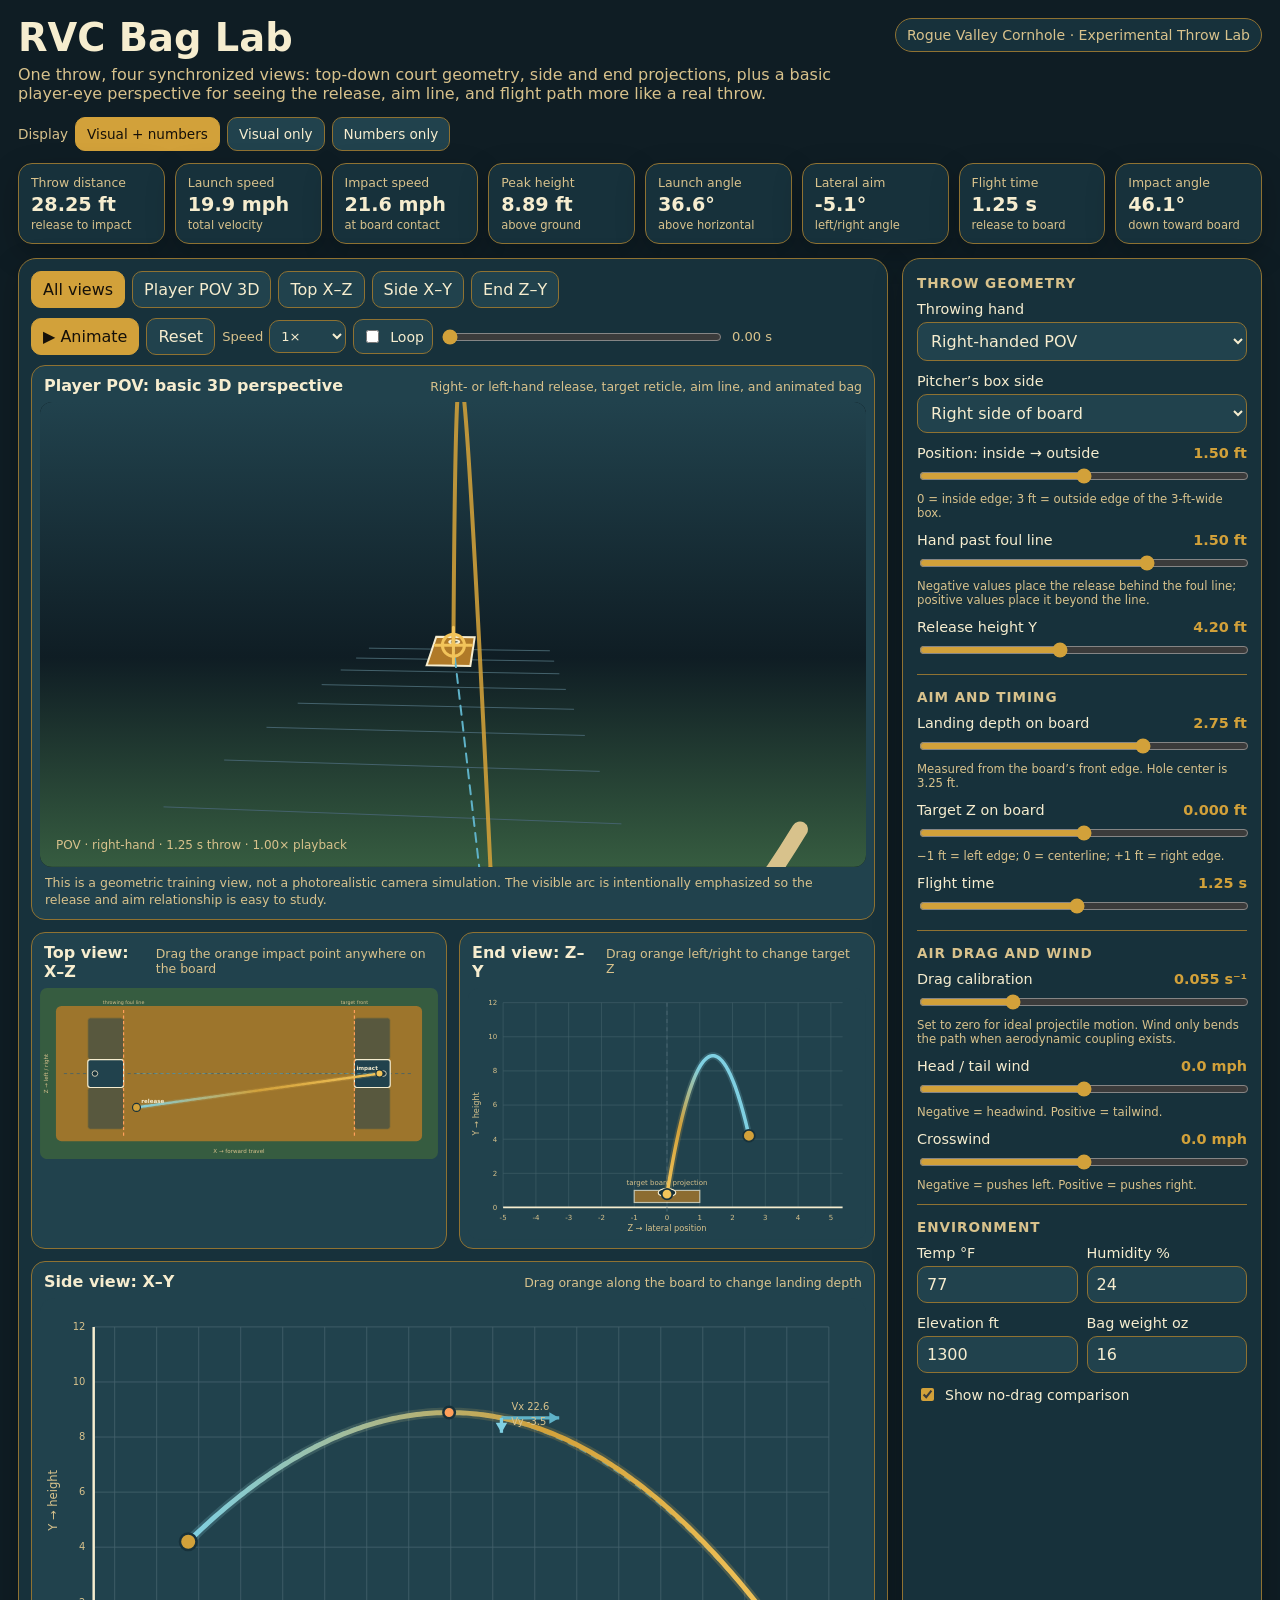
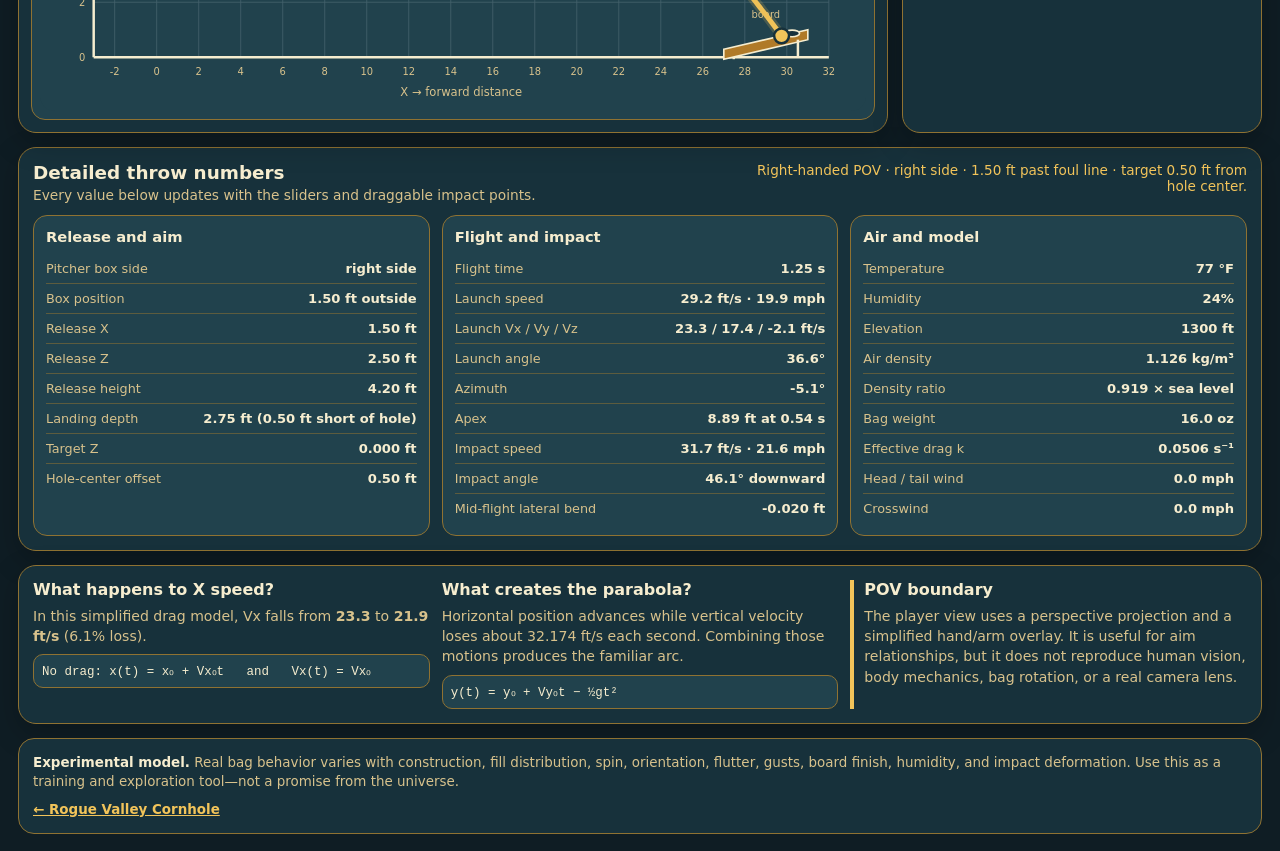
<file: bag-lab/index.html>
<!doctype html>
<html lang="en">
<head>
  <meta charset="utf-8">
  <meta name="viewport" content="width=device-width, initial-scale=1">
  <meta name="robots" content="noindex">
  <meta http-equiv="refresh" content="0; url=../../rvc_practice/calculator/">
  <title>Opening RVC Bag Lab…</title>
  <script>location.replace('../calculator/');</script>
</head>
<body style="font-family:system-ui;background:#0f1d24;color:#f6edcf;padding:2rem">
  <p>Opening <a href="../calculator/" style="color:#f2c45a">RVC Bag Lab</a>…</p>
</body>
</html>
</file>
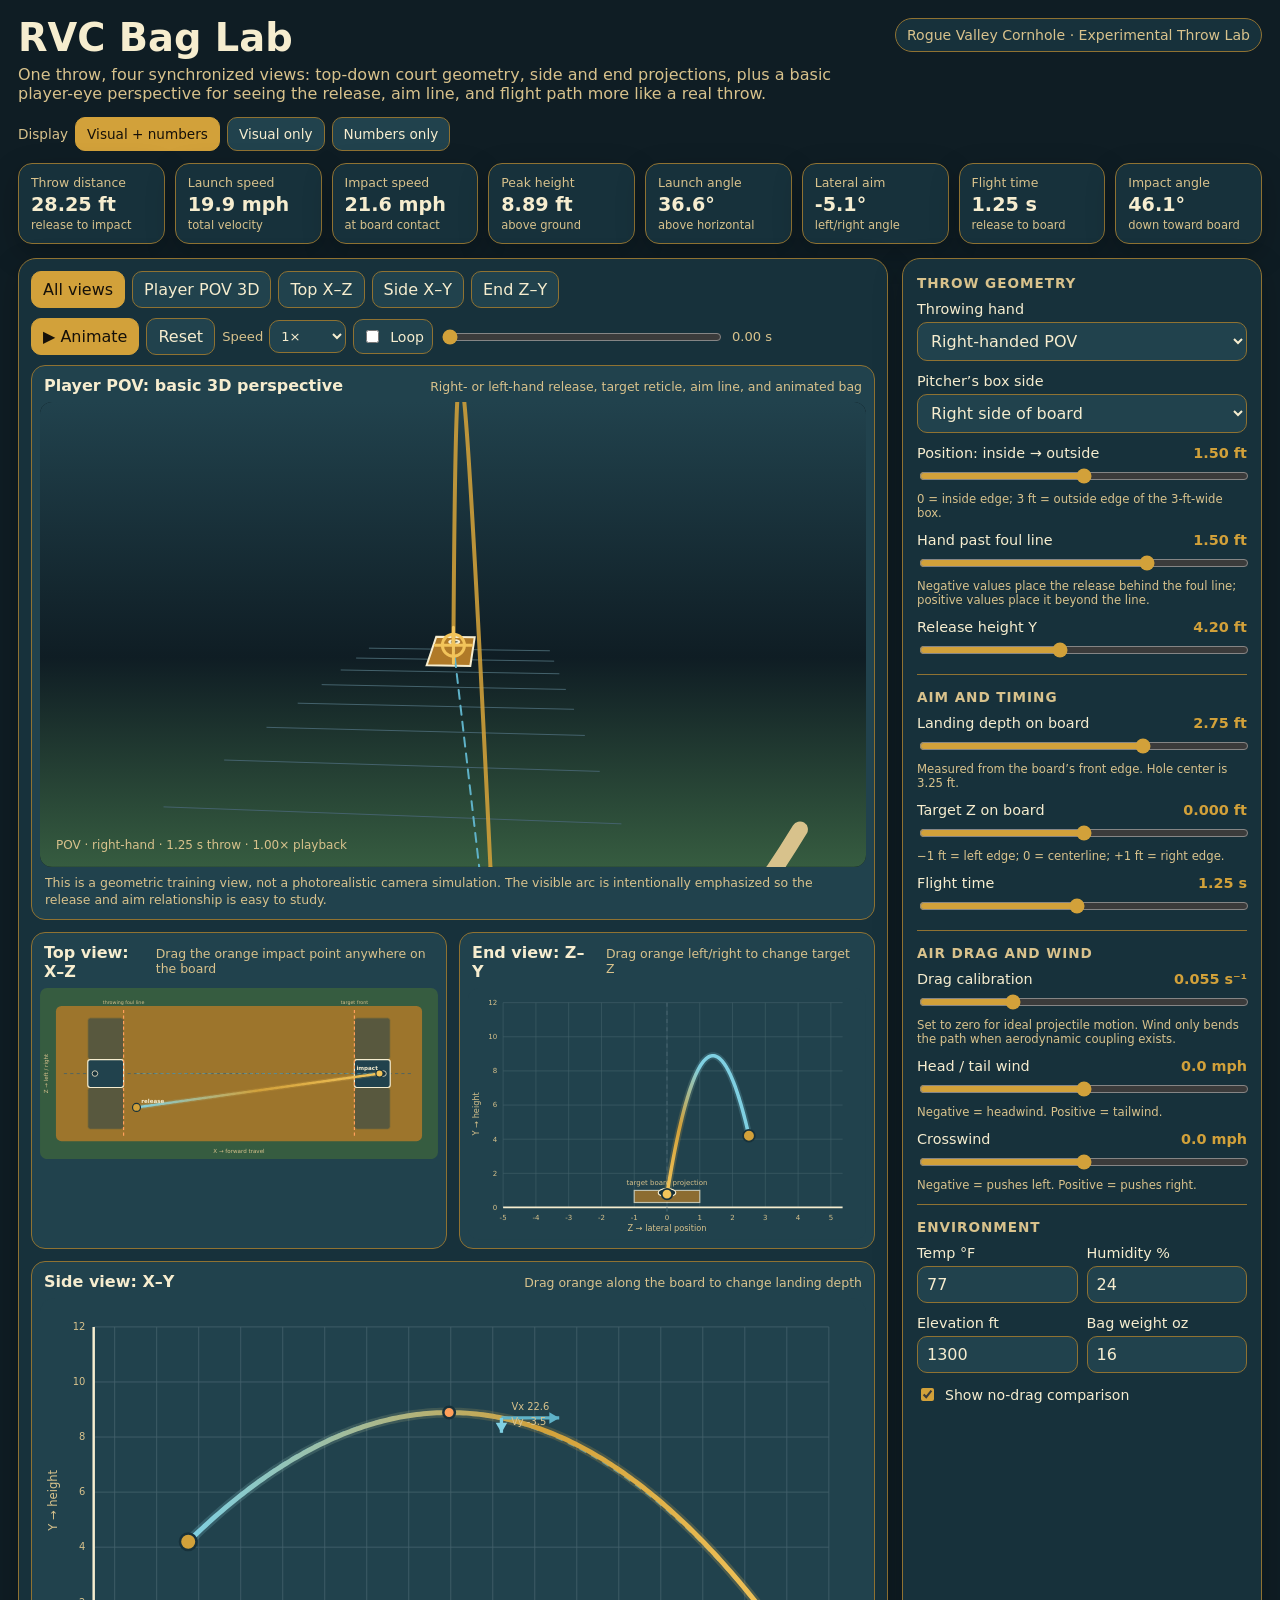
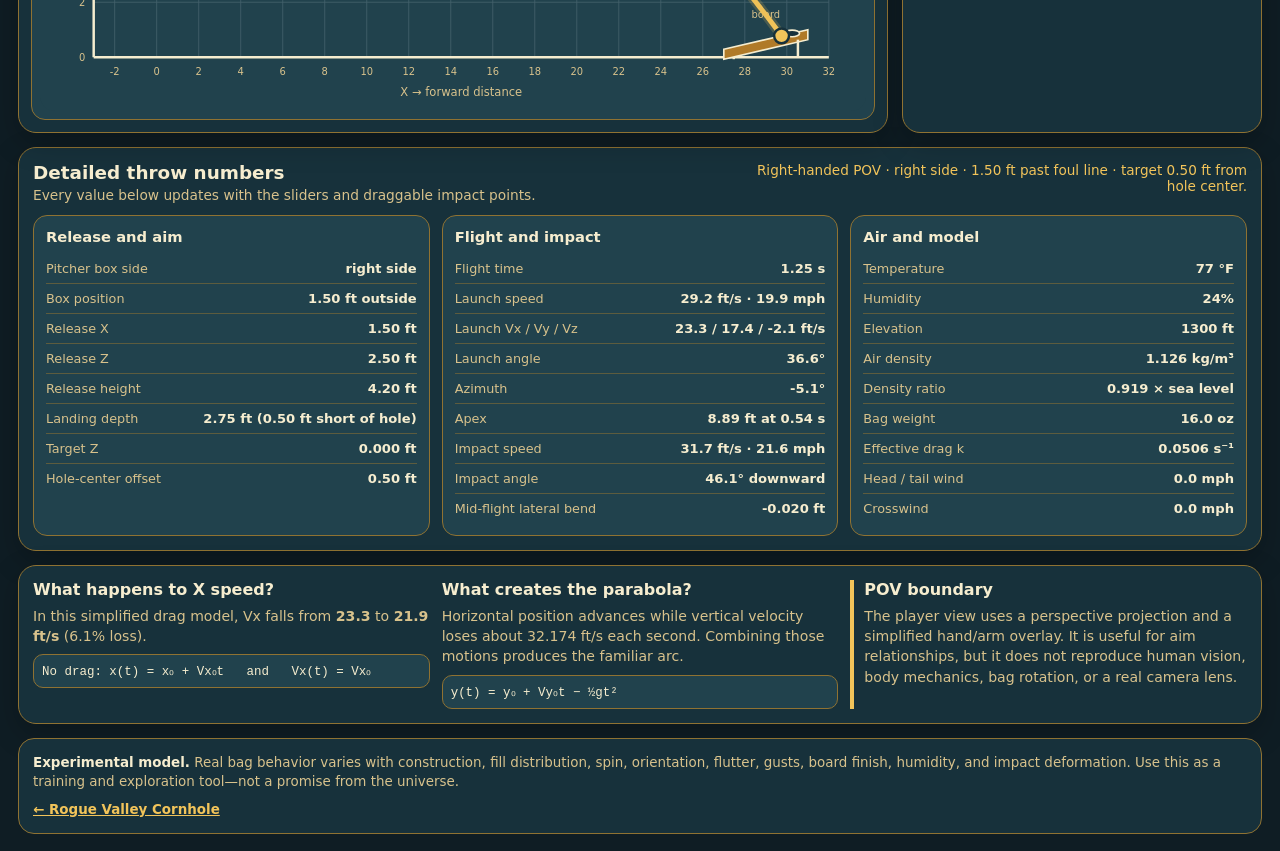
<file: calculator/index.html>
<!doctype html>
<html lang="en">
<head>
  <meta charset="utf-8">
  <meta name="viewport" content="width=device-width,initial-scale=1">
  <meta name="description" content="Interactive cornhole throw physics calculator from Rogue Valley Cornhole. Explore release position, trajectory, wind, speed, and landing geometry.">
  <meta name="theme-color" content="#17313b">
  <title>RVC Bag Lab | Rogue Valley Cornhole</title>
  <link rel="stylesheet" href="styles.css">
</head>
<body>
<main id="app" class="app" data-display-mode="both">
  <header class="hero">
    <div>
      <h1>RVC Bag Lab</h1>
      <p class="subtitle">One throw, four synchronized views: top-down court geometry, side and end projections, plus a basic player-eye perspective for seeing the release, aim line, and flight path more like a real throw.</p>
    </div>
    <div class="badge">Rogue Valley Cornhole · Experimental Throw Lab</div>
  </header>

  <div class="display-switch" aria-label="Display preference">
    <span>Display</span>
    <button class="mode-button active" data-mode="both" type="button">Visual + numbers</button>
    <button class="mode-button" data-mode="visual" type="button">Visual only</button>
    <button class="mode-button" data-mode="numbers" type="button">Numbers only</button>
  </div>

  <section class="metrics" aria-label="Calculated throw metrics">
    <article class="metric"><div class="metric-label">Throw distance</div><div class="metric-value" id="metricX">28.25 ft</div><div class="metric-note">release to impact</div></article>
    <article class="metric"><div class="metric-label">Launch speed</div><div class="metric-value" id="metricLaunchSpeed">0.0 mph</div><div class="metric-note">total velocity</div></article>
    <article class="metric"><div class="metric-label">Impact speed</div><div class="metric-value" id="metricImpactSpeed">0.0 mph</div><div class="metric-note">at board contact</div></article>
    <article class="metric"><div class="metric-label">Peak height</div><div class="metric-value" id="metricPeak">7.0 ft</div><div class="metric-note">above ground</div></article>
    <article class="metric"><div class="metric-label">Launch angle</div><div class="metric-value" id="metricLaunch">34.0°</div><div class="metric-note">above horizontal</div></article>
    <article class="metric"><div class="metric-label">Lateral aim</div><div class="metric-value" id="metricAzimuth">0.0°</div><div class="metric-note">left/right angle</div></article>
    <article class="metric"><div class="metric-label">Flight time</div><div class="metric-value" id="metricTime">1.25 s</div><div class="metric-note">release to board</div></article>
    <article class="metric"><div class="metric-label">Impact angle</div><div class="metric-value" id="metricImpactAngle">0.0°</div><div class="metric-note">down toward board</div></article>
  </section>

  <div class="layout">
    <section class="workspace">
      <div class="toolbar">
        <div class="view-buttons">
          <button class="view-button active" data-view="all" type="button">All views</button>
          <button class="view-button" data-view="pov" type="button">Player POV 3D</button>
          <button class="view-button" data-view="top" type="button">Top X–Z</button>
          <button class="view-button" data-view="side" type="button">Side X–Y</button>
          <button class="view-button" data-view="end" type="button">End Z–Y</button>
        </div>
        <div class="play-controls">
          <button id="playButton" class="action-button primary" type="button">▶ Animate</button>
          <button id="resetButton" class="action-button" type="button">Reset</button>
          <label class="compact-control">Speed
            <select id="playbackSpeed">
              <option value="0.25">0.25×</option>
              <option value="0.5">0.5×</option>
              <option value="0.75">0.75×</option>
              <option value="1" selected>1×</option>
              <option value="1.5">1.5×</option>
              <option value="2">2×</option>
            </select>
          </label>
          <label class="switch-row compact"><input id="loopPlayback" type="checkbox"><span>Loop</span></label>
          <div class="scrubber-wrap"><input id="timeScrubber" type="range" min="0" max="1" step="0.001" value="0"><span id="timeReadout">0.00 s</span></div>
        </div>
      </div>

      <div id="views" class="views">
        <article class="view pov selected" data-panel="pov">
          <div class="view-head"><div class="view-title">Player POV: basic 3D perspective</div><div class="view-desc">Right- or left-hand release, target reticle, aim line, and animated bag</div></div>
          <canvas id="povCanvas" width="1100" height="650" aria-label="Player point-of-view rendering of the cornhole throw"></canvas>
          <div class="view-foot">This is a geometric training view, not a photorealistic camera simulation. The visible arc is intentionally emphasized so the release and aim relationship is easy to study.</div>
        </article>

        <article class="view top selected" data-panel="top">
          <div class="view-head"><div class="view-title">Top view: X–Z</div><div class="view-desc">Drag the orange impact point anywhere on the board</div></div>
          <svg id="topSvg" viewBox="0 0 1000 430">
            <defs><linearGradient id="topGrad" gradientUnits="userSpaceOnUse"><stop offset="0%" stop-color="var(--accent-4)"/><stop offset="50%" stop-color="var(--accent)"/><stop offset="100%" stop-color="var(--accent-3)"/></linearGradient></defs>
            <rect width="1000" height="430" rx="18" fill="var(--grass)"/><rect x="40" y="45" width="920" height="340" rx="14" fill="var(--court)" opacity=".85"/><line x1="60" y1="215" x2="940" y2="215" stroke="var(--grid)" stroke-width="2" stroke-dasharray="8 8"/><g id="topBoxes"></g><g id="topBoards"></g><g id="topGrid"></g>
            <path id="topPathGlow" fill="none" stroke="url(#topGrad)" stroke-width="12" opacity=".20" stroke-linecap="round"/><path id="topPath" fill="none" stroke="url(#topGrad)" stroke-width="6" stroke-linecap="round"/><path id="topCenterReference" fill="none" stroke="var(--accent-2)" stroke-width="2" stroke-dasharray="8 7" opacity=".65"/>
            <circle id="topRelease" r="8" fill="var(--accent-4)" stroke="var(--panel)" stroke-width="3"/><circle id="topImpactHit" class="impact-hit" r="24" fill="transparent"/><circle id="topImpact" class="impact-point" r="9" fill="var(--accent-3)" stroke="var(--panel)" stroke-width="3"/><circle id="topBag" r="10" fill="var(--accent)" stroke="var(--panel)" stroke-width="3"/><text id="topReleaseText" class="main-label">release</text><text id="topImpactText" class="main-label">impact</text><text x="500" y="414" text-anchor="middle" class="axis-label">X → forward travel</text><text x="20" y="215" text-anchor="middle" class="axis-label" transform="rotate(-90 20 215)">Z → left / right</text>
          </svg>
        </article>

        <article class="view end selected" data-panel="end">
          <div class="view-head"><div class="view-title">End view: Z–Y</div><div class="view-desc">Drag orange left/right to change target Z</div></div>
          <svg id="endSvg" viewBox="0 0 680 430"><defs><linearGradient id="endGrad" gradientUnits="userSpaceOnUse"><stop offset="0%" stop-color="var(--accent-4)"/><stop offset="50%" stop-color="var(--accent)"/><stop offset="100%" stop-color="var(--accent-3)"/></linearGradient></defs><rect width="680" height="430" rx="18" fill="var(--panel-2)"/><g id="endGrid"></g><line x1="60" y1="375" x2="640" y2="375" stroke="var(--text)" stroke-width="3"/><line x1="340" y1="25" x2="340" y2="390" stroke="var(--grid)" stroke-width="2" stroke-dasharray="7 7"/><g id="endBoard"></g><path id="endPathGlow" fill="none" stroke="url(#endGrad)" stroke-width="12" opacity=".20" stroke-linecap="round"/><path id="endPath" fill="none" stroke="url(#endGrad)" stroke-width="6" stroke-linecap="round"/><circle id="endRelease" r="8" fill="var(--accent-4)" stroke="var(--panel)" stroke-width="3"/><circle id="endImpactHit" class="impact-hit" r="24" fill="transparent"/><circle id="endImpact" class="impact-point" r="9" fill="var(--accent-3)" stroke="var(--panel)" stroke-width="3"/><circle id="endBag" r="10" fill="var(--accent)" stroke="var(--panel)" stroke-width="3"/><text x="340" y="415" text-anchor="middle" class="axis-label">Z → lateral position</text><text x="18" y="215" text-anchor="middle" class="axis-label" transform="rotate(-90 18 215)">Y → height</text></svg>
        </article>

        <article class="view side selected" data-panel="side">
          <div class="view-head"><div class="view-title">Side view: X–Y</div><div class="view-desc">Drag orange along the board to change landing depth</div></div>
          <svg id="sideSvg" viewBox="0 0 1000 500"><defs><linearGradient id="sideGrad" gradientUnits="userSpaceOnUse"><stop offset="0%" stop-color="var(--accent-4)"/><stop offset="55%" stop-color="var(--accent)"/><stop offset="100%" stop-color="var(--accent-3)"/></linearGradient></defs><rect width="1000" height="500" rx="18" fill="var(--panel-2)"/><g id="sideGrid"></g><line x1="65" y1="435" x2="955" y2="435" stroke="var(--text)" stroke-width="3"/><line x1="65" y1="435" x2="65" y2="35" stroke="var(--text)" stroke-width="3"/><g id="sideBoard"></g><path id="sideIdealPath" fill="none" stroke="var(--accent-2)" stroke-width="3" stroke-dasharray="9 7" opacity=".75"/><path id="sidePathGlow" fill="none" stroke="url(#sideGrad)" stroke-width="12" opacity=".20" stroke-linecap="round"/><path id="sidePath" fill="none" stroke="url(#sideGrad)" stroke-width="6" stroke-linecap="round"/><circle id="sideRelease" r="8" fill="var(--accent-4)" stroke="var(--panel)" stroke-width="3"/><circle id="sideImpactHit" class="impact-hit" r="24" fill="transparent"/><circle id="sideImpact" class="impact-point" r="9" fill="var(--accent-3)" stroke="var(--panel)" stroke-width="3"/><circle id="sideApex" r="7" fill="var(--danger)" stroke="var(--panel)" stroke-width="3"/><circle id="sideBag" r="10" fill="var(--accent)" stroke="var(--panel)" stroke-width="3"/><g id="velocityArrows"></g><text x="510" y="482" text-anchor="middle" class="axis-label">X → forward distance</text><text x="20" y="245" text-anchor="middle" class="axis-label" transform="rotate(-90 20 245)">Y → height</text></svg>
        </article>
      </div>
    </section>

    <aside class="controls">
      <section><div class="section-title">Throw geometry</div>
        <div class="control-row"><label class="control-label" for="throwHand"><span>Throwing hand</span></label><select id="throwHand"><option value="right" selected>Right-handed POV</option><option value="left">Left-handed POV</option></select></div>
        <div class="control-row"><label class="control-label" for="throwSide"><span>Pitcher’s box side</span></label><select id="throwSide"><option value="1">Right side of board</option><option value="-1">Left side of board</option></select></div>
        <div class="control-row"><label class="control-label" for="boxPosition"><span>Position: inside → outside</span><span id="boxPositionValue" class="control-value">1.50 ft</span></label><input id="boxPosition" type="range" min="0" max="3" step="0.05" value="1.5"><div class="hint">0 = inside edge; 3 ft = outside edge of the 3-ft-wide box.</div></div>
        <div class="control-row"><label class="control-label" for="handReach"><span>Hand past foul line</span><span id="handReachValue" class="control-value">1.50 ft</span></label><input id="handReach" type="range" min="-2" max="3" step="0.05" value="1.5"><div class="hint">Negative values place the release behind the foul line; positive values place it beyond the line.</div></div>
        <div class="control-row"><label class="control-label" for="releaseHeight"><span>Release height Y</span><span id="releaseHeightValue" class="control-value">4.20 ft</span></label><input id="releaseHeight" type="range" min="2.5" max="6.5" step="0.05" value="4.2"></div>
      </section>

      <section class="control-group"><div class="section-title">Aim and timing</div>
        <div class="control-row"><label class="control-label" for="targetDepth"><span>Landing depth on board</span><span id="targetDepthValue" class="control-value">2.75 ft</span></label><input id="targetDepth" type="range" min="0" max="4" step="0.05" value="2.75"><div class="hint">Measured from the board’s front edge. Hole center is 3.25 ft.</div></div>
        <div class="control-row"><label class="control-label" for="targetZ"><span>Target Z on board</span><span id="targetZValue" class="control-value">0.00 ft</span></label><input id="targetZ" type="range" min="-1" max="1" step="0.025" value="0"><div class="hint">−1 ft = left edge; 0 = centerline; +1 ft = right edge.</div></div>
        <div class="control-row"><label class="control-label" for="flightTime"><span>Flight time</span><span id="flightTimeValue" class="control-value">1.25 s</span></label><input id="flightTime" type="range" min="0.75" max="1.8" step="0.01" value="1.25"></div>
      </section>

      <section class="control-group"><div class="section-title">Air drag and wind</div>
        <div class="control-row"><label class="control-label" for="dragCalibration"><span>Drag calibration</span><span id="dragCalibrationValue" class="control-value">0.055 s⁻¹</span></label><input id="dragCalibration" type="range" min="0" max="0.20" step="0.0025" value="0.055"><div class="hint">Set to zero for ideal projectile motion. Wind only bends the path when aerodynamic coupling exists.</div></div>
        <div class="control-row"><label class="control-label" for="headWind"><span>Head / tail wind</span><span id="headWindValue" class="control-value">0.0 mph</span></label><input id="headWind" type="range" min="-20" max="20" step="0.5" value="0"><div class="hint">Negative = headwind. Positive = tailwind.</div></div>
        <div class="control-row"><label class="control-label" for="crossWind"><span>Crosswind</span><span id="crossWindValue" class="control-value">0.0 mph</span></label><input id="crossWind" type="range" min="-20" max="20" step="0.5" value="0"><div class="hint">Negative = pushes left. Positive = pushes right.</div></div>
      </section>

      <section class="control-group"><div class="section-title">Environment</div>
        <div class="two-col"><div class="control-row"><label class="control-label" for="temperature"><span>Temp °F</span></label><input id="temperature" type="number" min="-20" max="120" step="1" value="77"></div><div class="control-row"><label class="control-label" for="humidity"><span>Humidity %</span></label><input id="humidity" type="number" min="0" max="100" step="1" value="24"></div></div>
        <div class="two-col"><div class="control-row"><label class="control-label" for="elevation"><span>Elevation ft</span></label><input id="elevation" type="number" min="-1000" max="12000" step="50" value="1300"></div><div class="control-row"><label class="control-label" for="bagWeight"><span>Bag weight oz</span></label><input id="bagWeight" type="number" min="14" max="16.5" step="0.1" value="16"></div></div>
        <label class="switch-row"><input id="showIdeal" type="checkbox" checked><span>Show no-drag comparison</span></label>
      </section>
    </aside>
  </div>

  <section class="stats-panel" aria-label="Detailed numeric throw statistics">
    <div class="stats-head"><div><h2>Detailed throw numbers</h2><p>Every value below updates with the sliders and draggable impact points.</p></div><div id="setupSummary" class="setup-summary"></div></div>
    <div class="stats-grid">
      <article class="stats-group"><h3>Release and aim</h3><dl id="releaseStats" class="stat-list"></dl></article>
      <article class="stats-group"><h3>Flight and impact</h3><dl id="flightStats" class="stat-list"></dl></article>
      <article class="stats-group"><h3>Air and model</h3><dl id="environmentStats" class="stat-list"></dl></article>
    </div>
  </section>

  <section class="info"><div class="info-grid"><div><h2>What happens to X speed?</h2><p id="xExplanation">In ideal projectile motion, gravity does not act along X, so Vx stays constant.</p><div class="equation">No drag: x(t) = x₀ + Vx₀t &nbsp; and &nbsp; Vx(t) = Vx₀</div></div><div><h2>What creates the parabola?</h2><p>Horizontal position advances while vertical velocity loses about 32.174 ft/s each second. Combining those motions produces the familiar arc.</p><div class="equation">y(t) = y₀ + Vy₀t − ½gt²</div></div><div class="warning"><h2>POV boundary</h2><p>The player view uses a perspective projection and a simplified hand/arm overlay. It is useful for aim relationships, but it does not reproduce human vision, body mechanics, bag rotation, or a real camera lens.</p></div></div></section>

  <footer><strong>Experimental model.</strong> Real bag behavior varies with construction, fill distribution, spin, orientation, flutter, gusts, board finish, humidity, and impact deformation. Use this as a training and exploration tool—not a promise from the universe.<div><a href="https://www.roguevalleycornhole.com/">← Rogue Valley Cornhole</a></div></footer>
</main>
<script src="app.js"></script>
</body>
</html>
</file>
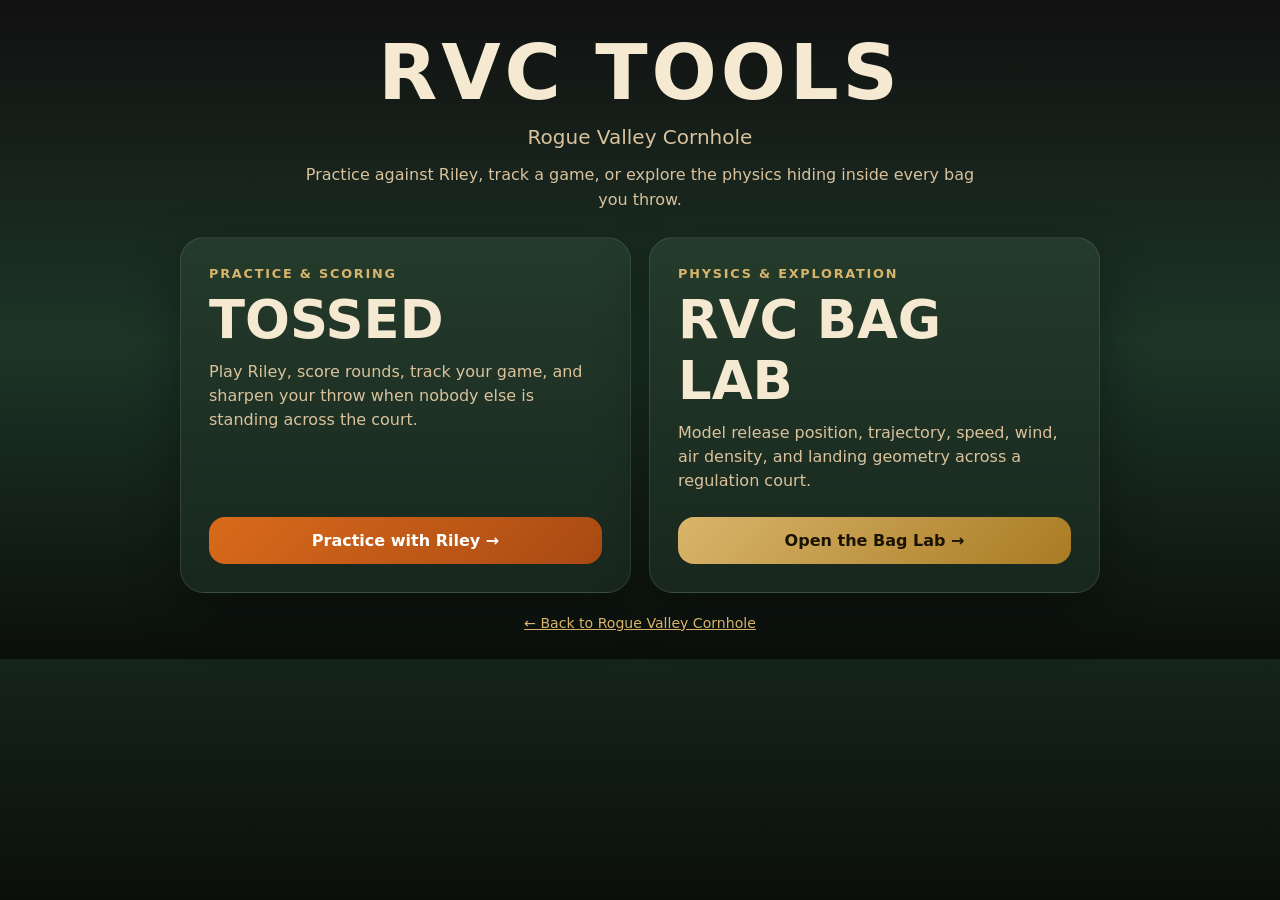
<file: tools/index.html>
<!doctype html>
<html lang="en">
<head>
  <meta charset="utf-8">
  <meta name="viewport" content="width=device-width, initial-scale=1">
  <meta name="description" content="Rogue Valley Cornhole digital tools: Tossed practice scoring and the RVC Bag Lab physics calculator.">
  <meta name="theme-color" content="#1d3527">
  <title>RVC Tools | Rogue Valley Cornhole</title>
  <style>
    :root{--orange:#D96A1B;--orange-dark:#A94A13;--forest:#31513A;--forest-dark:#1D3527;--ink:#F5E9D2;--muted:#D9C29C;--gold:#D9B56B;--card:#243B2B;--bg:#0B0F0C}
    *{box-sizing:border-box}html,body{margin:0;min-height:100%;font-family:system-ui,-apple-system,Segoe UI,Roboto,Arial,sans-serif;background:linear-gradient(180deg,#111 0%,var(--forest-dark) 52%,var(--bg) 100%);color:var(--ink)}
    body{display:grid;place-items:center;padding:28px 16px}.wrap{width:min(100%,920px)}
    header{text-align:center;margin-bottom:24px}h1{margin:0;font-size:clamp(2.2rem,7vw,4.8rem);letter-spacing:.05em}.tag{color:var(--muted);font-size:clamp(1rem,2vw,1.25rem);margin-top:8px}.intro{max-width:680px;margin:14px auto 0;color:var(--muted);line-height:1.55}
    .grid{display:grid;grid-template-columns:repeat(2,minmax(0,1fr));gap:18px}.card{display:flex;flex-direction:column;min-height:310px;padding:28px;border:1px solid rgba(255,255,255,.1);border-radius:24px;background:linear-gradient(180deg,var(--card),#18271E);box-shadow:0 18px 50px rgba(0,0,0,.35);text-decoration:none;color:var(--ink);transition:transform .16s ease,border-color .16s ease}.card:hover{transform:translateY(-4px);border-color:var(--gold)}
    .eyebrow{font-size:.8rem;text-transform:uppercase;letter-spacing:.14em;color:var(--gold);font-weight:800}.card h2{font-size:clamp(2rem,5vw,3.3rem);margin:8px 0 10px}.card p{color:var(--muted);line-height:1.5;margin:0 0 24px}.button{margin-top:auto;display:inline-flex;align-items:center;justify-content:center;border-radius:16px;padding:14px 18px;font-weight:900;background:linear-gradient(135deg,var(--orange),var(--orange-dark));color:#fff}.baglab .button{background:linear-gradient(135deg,var(--gold),#a97b23);color:#1a1302}
    footer{text-align:center;margin-top:22px;color:var(--muted);font-size:.88rem}footer a{color:var(--gold)}
    @media(max-width:680px){.grid{grid-template-columns:1fr}.card{min-height:260px}}
  </style>
</head>
<body>
  <main class="wrap">
    <header>
      <h1>RVC TOOLS</h1>
      <div class="tag">Rogue Valley Cornhole</div>
      <p class="intro">Practice against Riley, track a game, or explore the physics hiding inside every bag you throw.</p>
    </header>
    <section class="grid" aria-label="Rogue Valley Cornhole tools">
      <a class="card" href="../">
        <div class="eyebrow">Practice & scoring</div>
        <h2>TOSSED</h2>
        <p>Play Riley, score rounds, track your game, and sharpen your throw when nobody else is standing across the court.</p>
        <span class="button">Practice with Riley →</span>
      </a>
      <a class="card baglab" href="../calculator/">
        <div class="eyebrow">Physics & exploration</div>
        <h2>RVC BAG LAB</h2>
        <p>Model release position, trajectory, speed, wind, air density, and landing geometry across a regulation court.</p>
        <span class="button">Open the Bag Lab →</span>
      </a>
    </section>
    <footer><a href="https://www.roguevalleycornhole.com/">← Back to Rogue Valley Cornhole</a></footer>
  </main>
</body>
</html>
</file>
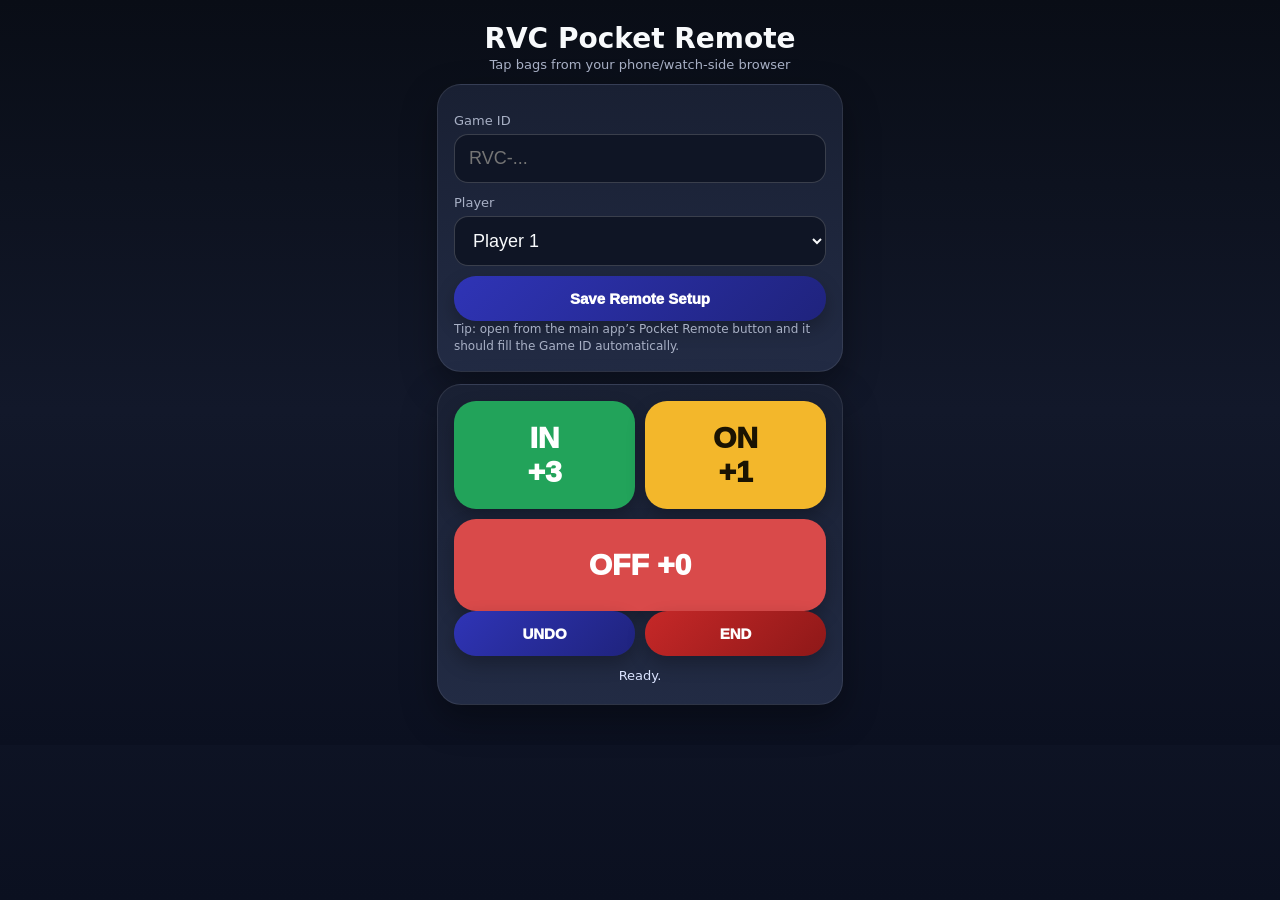
<file: remote.html>
<!doctype html>
<html lang="en">
<head>
<meta charset="utf-8" />
<meta name="viewport" content="width=device-width, initial-scale=1, viewport-fit=cover" />
<meta name="theme-color" content="#111827" />
<title>RVC Pocket Remote</title>
<style>
  :root {
    --red:#c62828; --blue:#2f34b6; --navy:#111827; --ink:#f8fafc; --muted:#a8b0c5;
    --card:#192033; --card2:#222b44; --gold:#f3b72b; --green:#22a35a; --bad:#d94a4a;
  }
  *{box-sizing:border-box;-webkit-tap-highlight-color:transparent}
  html,body{margin:0;min-height:100%;font-family:system-ui,-apple-system,Segoe UI,Roboto,Arial,sans-serif;background:linear-gradient(180deg,#090d16,#12182a 55%,#0b1020);color:var(--ink)}
  .app{width:min(100%,430px);margin:0 auto;padding:14px 12px 28px}
  h1{font-size:28px;margin:8px 0 2px;text-align:center}
  .tag{color:var(--muted);text-align:center;font-size:13px;margin-bottom:12px}
  .card{background:linear-gradient(180deg,var(--card),var(--card2));border:1px solid rgba(255,255,255,.09);border-radius:24px;padding:16px;margin:12px 0;box-shadow:0 14px 35px rgba(0,0,0,.35)}
  label{display:block;color:var(--muted);font-size:13px;margin:12px 0 6px}
  input,select{width:100%;font-size:18px;color:var(--ink);background:#0f1525;border:1px solid rgba(255,255,255,.18);border-radius:14px;padding:13px 14px;outline:none}
  button{width:100%;border:0;border-radius:22px;padding:20px 12px;font-weight:950;font-size:24px;color:white;background:#4b5563;box-shadow:0 8px 18px rgba(0,0,0,.25);cursor:pointer;margin-top:10px}
  button:active{transform:translateY(1px)}
  .green{background:var(--green)}
  .gold{background:var(--gold);color:#1a1302}
  .bad{background:var(--bad)}
  .blue{background:linear-gradient(135deg,var(--blue),#1f237d)}
  .red{background:linear-gradient(135deg,var(--red),#8e1818)}
  .grid{display:grid;grid-template-columns:1fr 1fr;gap:10px}
  .grid button{margin:0}
  .big{font-size:30px;min-height:92px}
  .small{font-size:15px;padding:14px}
  .status{font-size:13px;color:#dbe4ff;margin-top:12px;min-height:20px;text-align:center}
  .tiny{font-size:12px;color:var(--muted);line-height:1.4}
</style>
</head>
<body>
<div class="app">
  <h1>RVC Pocket Remote</h1>
  <div class="tag">Tap bags from your phone/watch-side browser</div>

  <div class="card">
    <label>Game ID</label>
    <input id="gameId" placeholder="RVC-..." />

    <label>Player</label>
    <select id="player">
      <option value="P1">Player 1</option>
      <option value="P2">Player 2</option>
    </select>

    <button class="blue small" onclick="saveSetup()">Save Remote Setup</button>
    <div class="tiny">Tip: open from the main app’s Pocket Remote button and it should fill the Game ID automatically.</div>
  </div>

  <div class="card">
    <div class="grid">
      <button class="green big" onclick="sendCmd('IN')">IN<br>+3</button>
      <button class="gold big" onclick="sendCmd('ON')">ON<br>+1</button>
    </div>
    <button class="bad big" onclick="sendCmd('OFF')">OFF +0</button>
    <div class="grid">
      <button class="blue small" onclick="sendCmd('UNDO')">UNDO</button>
      <button class="red small" onclick="sendCmd('END')">END</button>
    </div>
    <div class="status" id="status">Ready.</div>
  </div>
</div>

<script>
const SCRIPT_URL = "https://script.google.com/macros/s/AKfycbwYE1RikwxPWIkJSMCuCvVzs5oCe2mAiCZJkUqOPGz2Ydy7qqF8oInfzNHtlzr8weLrwg/exec";
const STORE_KEY = "rvcPocketRemote.v1";

function getParams(){
  const p = new URLSearchParams(location.search);
  return {
    gameId: p.get("gameId") || "",
    player: p.get("player") || ""
  };
}

function loadSetup(){
  let saved = {};
  try { saved = JSON.parse(localStorage.getItem(STORE_KEY) || "{}"); } catch(e) {}
  const params = getParams();
  document.getElementById("gameId").value = params.gameId || saved.gameId || "";
  document.getElementById("player").value = params.player || saved.player || "P1";
}

function saveSetup(){
  localStorage.setItem(STORE_KEY, JSON.stringify({
    gameId: document.getElementById("gameId").value.trim(),
    player: document.getElementById("player").value
  }));
  setStatus("Saved.");
}

function setStatus(msg){
  document.getElementById("status").textContent = msg;
}

async function sendCmd(cmd){
  const gameId = document.getElementById("gameId").value.trim();
  const player = document.getElementById("player").value;
  if(!gameId){
    setStatus("Enter a Game ID first.");
    return;
  }
  saveSetup();
  const url = `${SCRIPT_URL}?gameId=${encodeURIComponent(gameId)}&player=${encodeURIComponent(player)}&cmd=${encodeURIComponent(cmd)}`;
  setStatus(`Sending ${cmd}...`);
  try {
    await fetch(url, { method:"GET", mode:"no-cors" });
    setStatus(`Sent ${cmd} at ${new Date().toLocaleTimeString([], {hour:'numeric', minute:'2-digit', second:'2-digit'})}`);
  } catch(e) {
    setStatus("Send failed. Try again.");
  }
}

loadSetup();
</script>
</body>
</html>
</file>
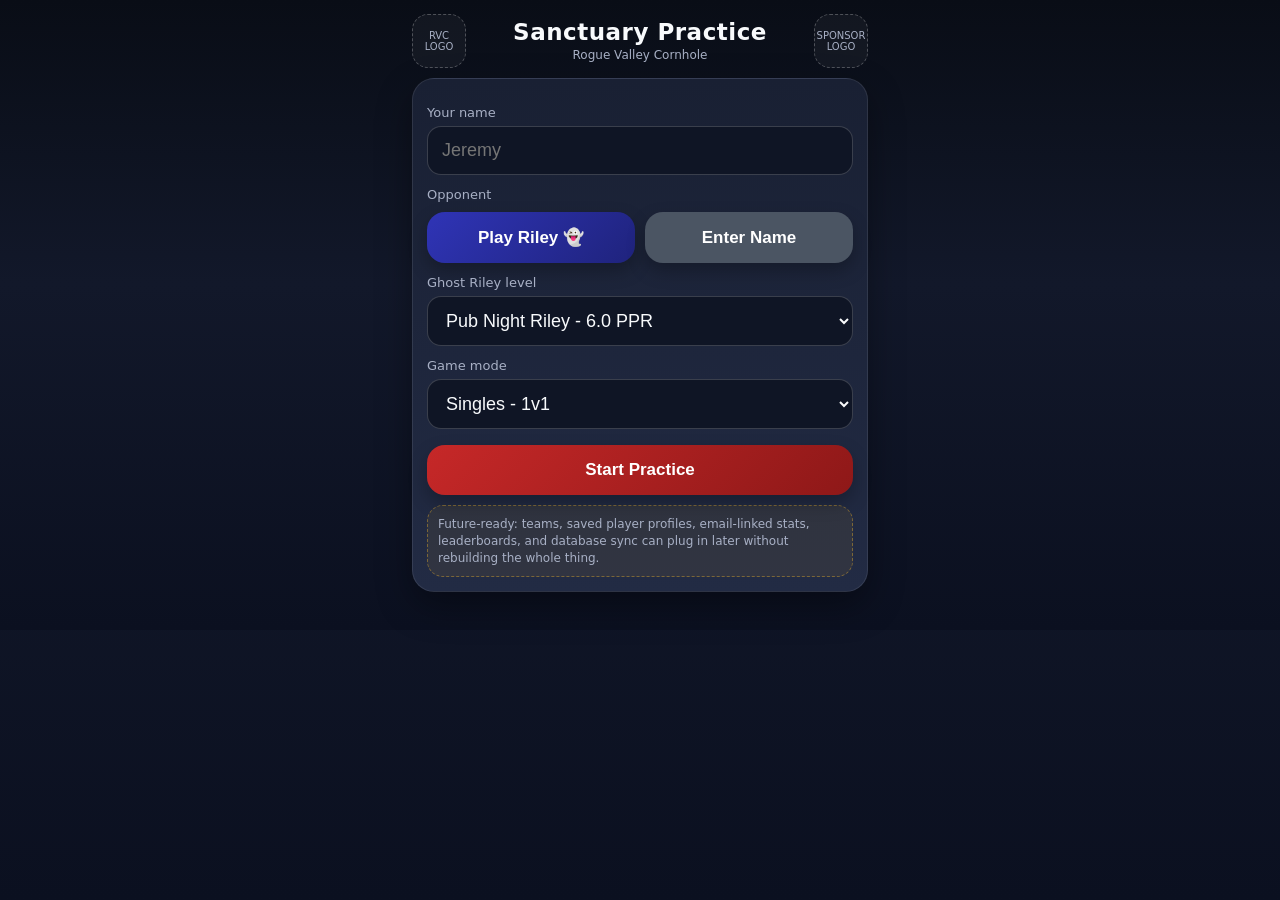
<file: rvc_sanctuary_practice_mobile.html>
<!doctype html>
<html lang="en">
<head>
<meta charset="utf-8" />
<meta name="viewport" content="width=device-width, initial-scale=1, viewport-fit=cover" />
<meta name="theme-color" content="#111827" />
<title>RVC Sanctuary Practice</title>
<style>
  :root{
    --rvc-red:#c62828;
    --rvc-blue:#2f34b6;
    --rvc-navy:#111827;
    --rvc-ink:#f8fafc;
    --rvc-muted:#a8b0c5;
    --rvc-card:#192033;
    --rvc-card2:#222b44;
    --rvc-gold:#f3b72b;
    --rvc-green:#22a35a;
    --rvc-bad:#d94a4a;
    --radius:22px;
  }
  *{box-sizing:border-box;-webkit-tap-highlight-color:transparent}
  html,body{margin:0;min-height:100%;font-family:system-ui,-apple-system,Segoe UI,Roboto,Arial,sans-serif;background:linear-gradient(180deg,#090d16 0%,#12182a 45%,#0b1020 100%);color:var(--rvc-ink);}
  body{padding:env(safe-area-inset-top) 0 env(safe-area-inset-bottom)}
  .app{width:min(100%,480px);margin:0 auto;padding:14px 12px 28px}
  .topbar{display:grid;grid-template-columns:54px 1fr 54px;align-items:center;gap:10px;margin-bottom:10px}
  .logo-slot{height:54px;border:1px dashed rgba(255,255,255,.25);border-radius:16px;display:flex;align-items:center;justify-content:center;color:var(--rvc-muted);font-size:10px;text-align:center;background:rgba(255,255,255,.04)}
  h1{margin:0;text-align:center;font-size:23px;letter-spacing:.5px;line-height:1.05}
  .tag{text-align:center;color:var(--rvc-muted);font-size:12px;margin-top:3px}
  .screen{display:none}
  .screen.active{display:block}
  .card{background:linear-gradient(180deg,var(--rvc-card),var(--rvc-card2));border:1px solid rgba(255,255,255,.09);border-radius:var(--radius);box-shadow:0 14px 35px rgba(0,0,0,.35);padding:14px;margin:10px 0}
  label{display:block;font-size:13px;color:var(--rvc-muted);margin:12px 0 6px}
  input,select{width:100%;font-size:18px;color:var(--rvc-ink);background:#0f1525;border:1px solid rgba(255,255,255,.18);border-radius:14px;padding:13px 14px;outline:none}
  input:focus,select:focus{border-color:var(--rvc-gold)}
  .choice{display:grid;grid-template-columns:1fr 1fr;gap:10px;margin-top:10px}
  button{border:0;border-radius:18px;padding:15px 12px;font-weight:900;font-size:17px;color:white;background:#4b5563;box-shadow:0 8px 18px rgba(0,0,0,.25);cursor:pointer}
  button:active{transform:translateY(1px)}
  .primary{background:linear-gradient(135deg,var(--rvc-red),#8e1818)}
  .secondary{background:linear-gradient(135deg,var(--rvc-blue),#1f237d)}
  .gold{background:var(--rvc-gold);color:#1a1302}
  .green{background:var(--rvc-green)}
  .bad{background:var(--rvc-bad)}
  .muted{background:#4b5563}
  .scoreboard{display:grid;gap:10px}
  .player-card{overflow:hidden;padding:0}
  .player-head{display:grid;grid-template-columns:1fr 86px;align-items:center;min-height:78px}
  .player-name{font-size:25px;font-weight:950;padding:13px 16px;white-space:nowrap;overflow:hidden;text-overflow:ellipsis}
  .score{height:100%;display:flex;align-items:center;justify-content:center;font-size:48px;font-weight:1000;background:#edf2f7;color:#111827;border-radius:18px;margin:10px}
  .p1 .player-head{background:linear-gradient(90deg,#8b1714,var(--rvc-red))}
  .p2 .player-head{background:linear-gradient(90deg,#1f237d,var(--rvc-blue))}
  .mini-stats{display:grid;grid-template-columns:repeat(4,1fr);gap:1px;background:rgba(255,255,255,.08)}
  .mini{padding:8px 4px;text-align:center;background:rgba(0,0,0,.16)}
  .mini b{display:block;font-size:17px}.mini span{font-size:10px;color:var(--rvc-muted)}
  .round-panel{text-align:center}
  .round-title{font-size:12px;color:var(--rvc-muted);font-weight:800;letter-spacing:.12em}
  .bags{font-size:28px;letter-spacing:4px;margin:8px 0 2px;min-height:38px}
  .controls{display:grid;grid-template-columns:1fr 1fr;gap:10px;margin-top:10px}
  .controls .wide{grid-column:1/-1}
  .utility{display:grid;grid-template-columns:1fr 1fr 1fr;gap:8px;margin-top:10px}
  .utility button{font-size:13px;padding:12px 8px;border-radius:14px}
  .log{max-height:230px;overflow:auto;line-height:1.45;color:#e5eaff;font-size:14px}
  .tiny{color:var(--rvc-muted);font-size:12px;line-height:1.4}
  .future{border:1px dashed rgba(243,183,43,.38);background:rgba(243,183,43,.07);border-radius:16px;padding:10px;margin-top:10px}
  @media (max-width:380px){
    .app{padding-left:9px;padding-right:9px}
    h1{font-size:20px}
    .player-name{font-size:22px}
    .score{font-size:42px}
    button{font-size:16px}
  }
</style>
</head>
<body>
<div class="app">
  <div class="topbar">
    <div class="logo-slot">RVC<br>LOGO</div>
    <div>
      <h1>Sanctuary Practice</h1>
      <div class="tag">Rogue Valley Cornhole</div>
    </div>
    <div class="logo-slot">SPONSOR<br>LOGO</div>
  </div>

  <section id="setupScreen" class="screen active">
    <div class="card">
      <label>Your name</label>
      <input id="playerName" placeholder="Jeremy" autocomplete="name" />

      <label>Opponent</label>
      <div class="choice">
        <button class="secondary" onclick="chooseRiley()">Play Riley 👻</button>
        <button class="muted" onclick="chooseHuman()">Enter Name</button>
      </div>

      <div id="humanOpponentBox" style="display:none">
        <label>Second player name</label>
        <input id="opponentName" placeholder="Kate, Mitch, etc." />
      </div>

      <label>Ghost Riley level</label>
      <select id="ghostLevel">
        <option value="4.5">Beginner Riley - 4.5 PPR</option>
        <option value="6" selected>Pub Night Riley - 6.0 PPR</option>
        <option value="7.5">Regional Riley - 7.5 PPR</option>
        <option value="8.5">Demon Riley - 8.5 PPR</option>
        <option value="10">World Beater Riley - 10.0 PPR</option>
      </select>

      <label>Game mode</label>
      <select id="mode">
        <option value="singles" selected>Singles - 1v1</option>
        <option value="teams" disabled>Teams - 2v2 coming soon</option>
        <option value="hybrid" disabled>2v1 + Riley coming soon</option>
      </select>

      <button class="primary" style="width:100%;margin-top:16px" onclick="startGame()">Start Practice</button>

      <div class="future tiny">
        Future-ready: teams, saved player profiles, email-linked stats, leaderboards, and database sync can plug in later without rebuilding the whole thing.
      </div>
    </div>
  </section>

  <section id="gameScreen" class="screen">
    <div class="scoreboard">
      <div class="card player-card p1">
        <div class="player-head">
          <div class="player-name" id="p1Name">Player</div>
          <div class="score" id="p1Score">0</div>
        </div>
        <div class="mini-stats">
          <div class="mini"><b id="p1Ppr">0.00</b><span>PPR</span></div>
          <div class="mini"><b id="p1Rounds">0</b><span>RDS</span></div>
          <div class="mini"><b id="p1In">0</b><span>IN</span></div>
          <div class="mini"><b id="p1On">0</b><span>ON</span></div>
        </div>
      </div>

      <div class="card round-panel">
        <div class="round-title">CURRENT THROW</div>
        <div class="bags" id="currentBags">— — — —</div>
        <div class="tiny">Tap each bag result. After four bags, Riley answers automatically. For human games, enter Player 2’s four bags next.</div>
      </div>

      <div class="card player-card p2">
        <div class="player-head">
          <div class="player-name" id="p2Name">Riley 👻</div>
          <div class="score" id="p2Score">0</div>
        </div>
        <div class="mini-stats">
          <div class="mini"><b id="p2Ppr">0.00</b><span>PPR</span></div>
          <div class="mini"><b id="p2Rounds">0</b><span>RDS</span></div>
          <div class="mini"><b id="p2In">0</b><span>IN</span></div>
          <div class="mini"><b id="p2On">0</b><span>ON</span></div>
        </div>
      </div>
    </div>

    <div class="card">
      <div class="controls">
        <button class="green" onclick="addBag(3,'🕳️')">IN<br>+3</button>
        <button class="gold" onclick="addBag(1,'🟨')">ON<br>+1</button>
        <button class="bad wide" onclick="addBag(0,'❌')">OFF +0</button>
      </div>
      <div class="utility">
        <button class="muted" onclick="undoBag()">Undo</button>
        <button class="secondary" onclick="showSetup()">Players</button>
        <button class="primary" onclick="resetGame()">Reset</button>
      </div>
    </div>

    <div class="card">
      <strong>Round Log</strong>
      <div class="log" id="log">Fresh boards. Quiet room. Let it fly.</div>
    </div>
  </section>
</div>

<script>
const STORAGE_KEY = 'rvcSanctuaryPractice.v2';
let opponentType = 'riley';
let inputSide = 1;
let p1Score=0, p2Score=0, current=[], currentIcons=[], p1Round=[], p2Round=[];
let p1={rounds:0,bags:0,pts:0,in:0,on:0};
let p2={rounds:0,bags:0,pts:0,in:0,on:0};

function loadPrefs(){
  try{
    const saved=JSON.parse(localStorage.getItem(STORAGE_KEY)||'{}');
    if(saved.playerName) document.getElementById('playerName').value=saved.playerName;
    if(saved.opponentName) document.getElementById('opponentName').value=saved.opponentName;
    if(saved.opponentType==='human') chooseHuman(); else chooseRiley();
    if(saved.ghostLevel) document.getElementById('ghostLevel').value=saved.ghostLevel;
  }catch(e){}
}
function savePrefs(){
  localStorage.setItem(STORAGE_KEY, JSON.stringify({
    playerName: document.getElementById('playerName').value.trim(),
    opponentName: document.getElementById('opponentName').value.trim(),
    opponentType,
    ghostLevel: document.getElementById('ghostLevel').value
  }));
}
function chooseRiley(){ opponentType='riley'; document.getElementById('humanOpponentBox').style.display='none'; }
function chooseHuman(){ opponentType='human'; document.getElementById('humanOpponentBox').style.display='block'; }
function startGame(){
  savePrefs();
  const p1n=document.getElementById('playerName').value.trim() || 'Player 1';
  const p2n=opponentType==='riley' ? 'Riley 👻' : (document.getElementById('opponentName').value.trim() || 'Player 2');
  document.getElementById('p1Name').textContent=p1n;
  document.getElementById('p2Name').textContent=p2n;
  document.getElementById('setupScreen').classList.remove('active');
  document.getElementById('gameScreen').classList.add('active');
  update();
}
function showSetup(){
  document.getElementById('gameScreen').classList.remove('active');
  document.getElementById('setupScreen').classList.add('active');
}
function addBag(points, icon){
  if(current.length>=4) return;
  current.push(points); currentIcons.push(icon);
  addStats(inputSide, points);
  update();
  if(current.length===4) finishThrow();
}
function addStats(side, points){
  const s=side===1?p1:p2;
  s.bags++; s.pts+=points;
  if(points===3) s.in++;
  if(points===1) s.on++;
}
function removeStats(side, points){
  const s=side===1?p1:p2;
  s.bags--; s.pts-=points;
  if(points===3) s.in--;
  if(points===1) s.on--;
}
function undoBag(){
  if(current.length===0) return;
  const p=current.pop(); currentIcons.pop();
  removeStats(inputSide,p);
  update();
}
function finishThrow(){
  if(inputSide===1){
    p1Round=[...current];
    if(opponentType==='riley'){
      const g=ghostThrow();
      p2Round=g.arr;
      document.getElementById('currentBags').textContent='Riley: '+g.icons.join(' ');
      scoreRound(g.icons);
      current=[]; currentIcons=[]; inputSide=1;
    }else{
      current=[]; currentIcons=[];
      inputSide=2;
      document.getElementById('currentBags').textContent='P2 turn: — — — —';
    }
  }else{
    p2Round=[...current];
    scoreRound([...currentIcons]);
    current=[]; currentIcons=[]; inputSide=1;
  }
  update();
}
function ghostThrow(){
  const target=parseFloat(document.getElementById('ghostLevel').value);
  let pIn=Math.max(0.05, Math.min(0.78, target/12 - 0.08));
  let pOn=Math.max(0.12, Math.min(0.55, (target - pIn*12)/4));
  let arr=[], icons=[];
  for(let i=0;i<4;i++){
    let r=Math.random(), p=0, ic='❌';
    if(r<pIn){p=3; ic='🕳️';}
    else if(r<pIn+pOn){p=1; ic='🟨';}
    arr.push(p); icons.push(ic); addStats(2,p);
  }
  return {arr,icons};
}
function scoreRound(p2Icons){
  const r1=p1Round.reduce((a,b)=>a+b,0), r2=p2Round.reduce((a,b)=>a+b,0);
  const diff=r1-r2;
  if(diff>0) p1Score+=diff;
  if(diff<0) p2Score+=Math.abs(diff);
  p1.rounds++; p2.rounds++;
  const p1n=document.getElementById('p1Name').textContent;
  const p2n=document.getElementById('p2Name').textContent;
  let msg=`<b>Round ${p1.rounds}</b>: ${p1n} ${r1} vs ${p2n} ${r2}. `;
  msg += diff>0 ? `${p1n} scores ${diff}.` : diff<0 ? `${p2n} scores ${Math.abs(diff)}.` : `Wash.`;
  if(p1Score>=21 || p2Score>=21) msg += p1Score>=21 ? `<br>🏆 ${p1n} wins.` : `<br>👻 ${p2n} wins.`;
  document.getElementById('log').innerHTML=msg+`<br><span class="tiny">Match: ${p1Score} - ${p2Score}</span><hr>`+document.getElementById('log').innerHTML;
  p1Round=[]; p2Round=[];
}
function ppr(s){ return s.rounds ? (s.pts/s.rounds).toFixed(2) : (s.bags ? (s.pts/(s.bags/4)).toFixed(2) : '0.00'); }
function update(){
  document.getElementById('p1Score').textContent=p1Score;
  document.getElementById('p2Score').textContent=p2Score;
  document.getElementById('p1Ppr').textContent=ppr(p1);
  document.getElementById('p2Ppr').textContent=ppr(p2);
  document.getElementById('p1Rounds').textContent=p1.rounds;
  document.getElementById('p2Rounds').textContent=p2.rounds;
  document.getElementById('p1In').textContent=p1.in;
  document.getElementById('p2In').textContent=p2.in;
  document.getElementById('p1On').textContent=p1.on;
  document.getElementById('p2On').textContent=p2.on;
  if(current.length || inputSide===1){
    const who=inputSide===1?'P1':'P2';
    document.getElementById('currentBags').textContent=(currentIcons.length ? currentIcons.join(' ') : '— — — —');
  }
}
function resetGame(){
  p1Score=0; p2Score=0; current=[]; currentIcons=[]; p1Round=[]; p2Round=[]; inputSide=1;
  p1={rounds:0,bags:0,pts:0,in:0,on:0};
  p2={rounds:0,bags:0,pts:0,in:0,on:0};
  document.getElementById('log').textContent='Fresh boards. Quiet room. Let it fly.';
  update();
}
loadPrefs();
</script>
</body>
</html>
</file>
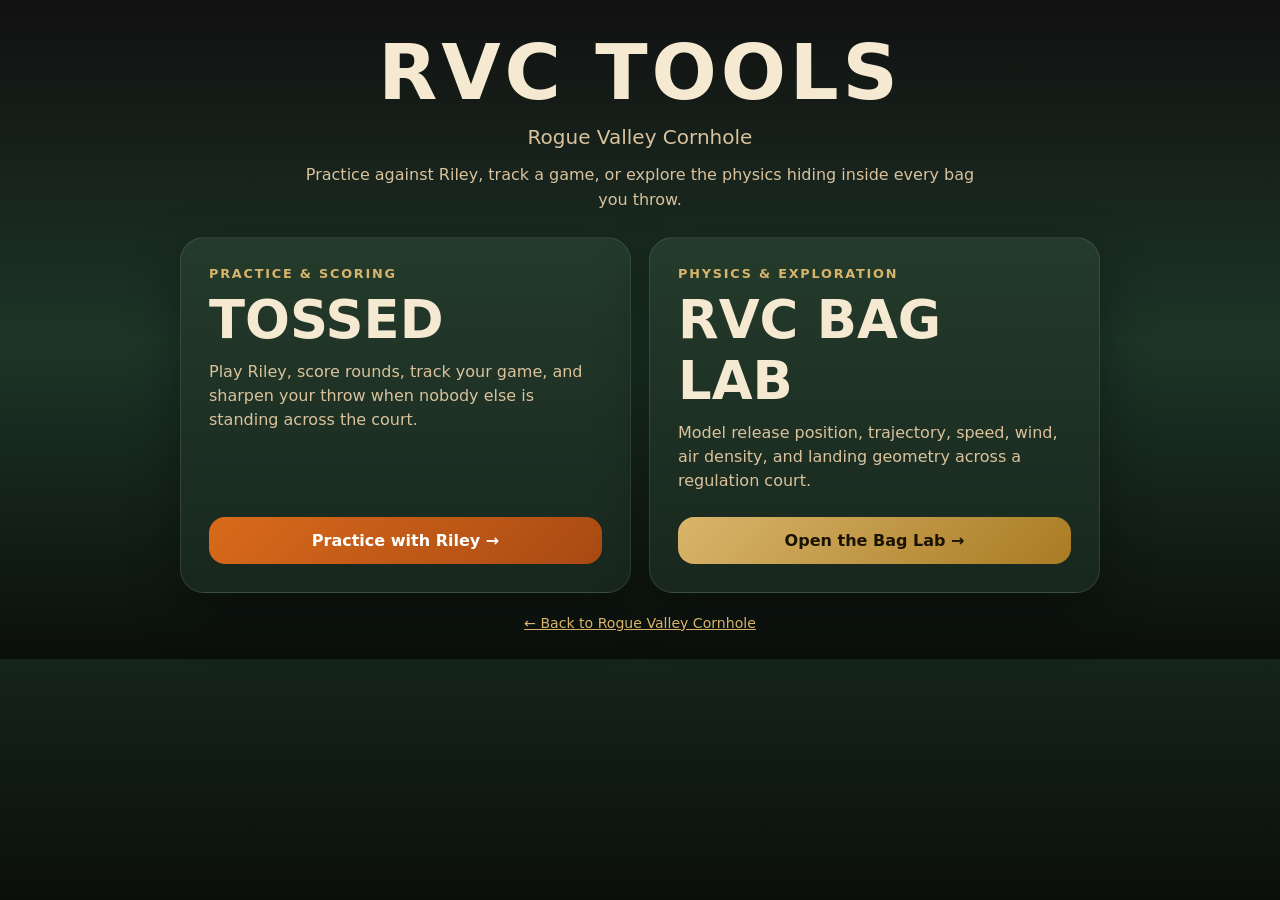
<file: tools.html>
<!doctype html>
<!-- GitHub Pages deployment trigger: source enabled for GitHub Actions on 2026-07-30. -->
<html lang="en">
<head>
  <meta charset="utf-8">
  <meta name="viewport" content="width=device-width, initial-scale=1">
  <meta name="description" content="Rogue Valley Cornhole digital tools: Tossed practice scoring and the RVC Bag Lab physics calculator.">
  <meta name="theme-color" content="#1d3527">
  <title>RVC Tools | Rogue Valley Cornhole</title>
  <style>
    :root{--orange:#D96A1B;--orange-dark:#A94A13;--forest:#31513A;--forest-dark:#1D3527;--ink:#F5E9D2;--muted:#D9C29C;--gold:#D9B56B;--card:#243B2B;--bg:#0B0F0C}
    *{box-sizing:border-box}html,body{margin:0;min-height:100%;font-family:system-ui,-apple-system,Segoe UI,Roboto,Arial,sans-serif;background:linear-gradient(180deg,#111 0%,var(--forest-dark) 52%,var(--bg) 100%);color:var(--ink)}
    body{display:grid;place-items:center;padding:28px 16px}.wrap{width:min(100%,920px)}
    header{text-align:center;margin-bottom:24px}h1{margin:0;font-size:clamp(2.2rem,7vw,4.8rem);letter-spacing:.05em}.tag{color:var(--muted);font-size:clamp(1rem,2vw,1.25rem);margin-top:8px}.intro{max-width:680px;margin:14px auto 0;color:var(--muted);line-height:1.55}
    .grid{display:grid;grid-template-columns:repeat(2,minmax(0,1fr));gap:18px}.card{display:flex;flex-direction:column;min-height:310px;padding:28px;border:1px solid rgba(255,255,255,.1);border-radius:24px;background:linear-gradient(180deg,var(--card),#18271E);box-shadow:0 18px 50px rgba(0,0,0,.35);text-decoration:none;color:var(--ink);transition:transform .16s ease,border-color .16s ease}.card:hover{transform:translateY(-4px);border-color:var(--gold)}
    .eyebrow{font-size:.8rem;text-transform:uppercase;letter-spacing:.14em;color:var(--gold);font-weight:800}.card h2{font-size:clamp(2rem,5vw,3.3rem);margin:8px 0 10px}.card p{color:var(--muted);line-height:1.5;margin:0 0 24px}.button{margin-top:auto;display:inline-flex;align-items:center;justify-content:center;border-radius:16px;padding:14px 18px;font-weight:900;background:linear-gradient(135deg,var(--orange),var(--orange-dark));color:#fff}.baglab .button{background:linear-gradient(135deg,var(--gold),#a97b23);color:#1a1302}
    footer{text-align:center;margin-top:22px;color:var(--muted);font-size:.88rem}footer a{color:var(--gold)}
    @media(max-width:680px){.grid{grid-template-columns:1fr}.card{min-height:260px}}
  </style>
</head>
<body>
  <main class="wrap">
    <header>
      <h1>RVC TOOLS</h1>
      <div class="tag">Rogue Valley Cornhole</div>
      <p class="intro">Practice against Riley, track a game, or explore the physics hiding inside every bag you throw.</p>
    </header>
    <section class="grid" aria-label="Rogue Valley Cornhole tools">
      <a class="card" href="./">
        <div class="eyebrow">Practice & scoring</div>
        <h2>TOSSED</h2>
        <p>Play Riley, score rounds, track your game, and sharpen your throw when nobody else is standing across the court.</p>
        <span class="button">Practice with Riley →</span>
      </a>
      <a class="card baglab" href="./calculator/">
        <div class="eyebrow">Physics & exploration</div>
        <h2>RVC BAG LAB</h2>
        <p>Model release position, trajectory, speed, wind, air density, and landing geometry across a regulation court.</p>
        <span class="button">Open the Bag Lab →</span>
      </a>
    </section>
    <footer><a href="https://www.roguevalleycornhole.com/">← Back to Rogue Valley Cornhole</a></footer>
  </main>
</body>
</html>
</file>
<file: calculator/styles.css>
:root{color-scheme:light dark;--bg:#0f1d24;--panel:#17313b;--panel-2:#21424d;--text:#f6edcf;--muted:#d8c28c;--border:#8f7232;--accent:#d2a13a;--accent-2:#5fb2c8;--accent-3:#f2c45a;--accent-4:#7fd0e2;--danger:#ff9f5a;--court:#b07a28;--grass:#365c40;--grid:#44626c;--shadow:0 10px 30px rgba(0,0,0,.22)}
@media(prefers-color-scheme:dark){:root{--bg:#0a151a;--panel:#11252d;--panel-2:#17343e;--text:#f7edca;--muted:#d7c083;--border:#8f7232;--accent:#d3a23e;--accent-2:#6dc1d0;--accent-3:#f3c25d;--accent-4:#9ce1eb;--danger:#ffae73;--court:#a87323;--grass:#2b5336;--grid:#315460;--shadow:none}}
*{box-sizing:border-box}body{margin:0;background:var(--bg);color:var(--text);font-family:Inter,ui-sans-serif,system-ui,-apple-system,BlinkMacSystemFont,"Segoe UI",sans-serif}button,input,select{font:inherit}button{cursor:pointer}.app{max-width:1600px;margin:0 auto;padding:18px}.hero{display:flex;align-items:flex-start;justify-content:space-between;gap:18px;margin-bottom:14px}h1{margin:0;font-size:clamp(1.55rem,3vw,2.6rem);line-height:1.05}.subtitle{margin:7px 0 0;color:var(--muted);max-width:1050px}.badge{white-space:nowrap;border:1px solid var(--border);background:var(--panel);padding:8px 11px;border-radius:999px;color:var(--muted);font-size:.88rem}
.display-switch{display:flex;flex-wrap:wrap;align-items:center;gap:7px;margin-bottom:12px;color:var(--muted);font-size:.85rem}.mode-button,.view-button,.action-button{border:1px solid var(--border);border-radius:10px;background:var(--panel-2);color:var(--text);padding:8px 11px}.mode-button.active,.view-button.active,.action-button.primary{background:var(--accent);color:#151009;border-color:var(--accent)}
.metrics{display:grid;grid-template-columns:repeat(8,minmax(0,1fr));gap:10px;margin-bottom:14px}.metric{background:var(--panel);border:1px solid var(--border);border-radius:14px;padding:11px 12px;box-shadow:var(--shadow)}.metric-label{color:var(--muted);font-size:.78rem}.metric-value{font-size:1.2rem;font-weight:750;margin-top:3px}.metric-note{color:var(--muted);font-size:.72rem;margin-top:2px}
.layout{display:grid;grid-template-columns:minmax(0,1fr) 360px;gap:14px}.workspace,.controls,.info,.stats-panel{background:var(--panel);border:1px solid var(--border);border-radius:18px;box-shadow:var(--shadow)}.workspace{padding:12px;min-width:0}.controls{padding:14px}.info,.stats-panel{padding:14px;margin-top:14px}.toolbar{display:flex;flex-wrap:wrap;justify-content:space-between;gap:10px;align-items:center;margin-bottom:10px}.view-buttons,.play-controls{display:flex;flex-wrap:wrap;gap:7px;align-items:center}.compact-control{display:flex;align-items:center;gap:6px;color:var(--muted);font-size:.82rem}.compact-control select{width:auto;padding:7px}.switch-row.compact{padding:7px 8px;border:1px solid var(--border);border-radius:10px;background:var(--panel-2)}
.views{display:grid;grid-template-columns:1fr 1fr;gap:12px}.view{border:1px solid var(--border);border-radius:14px;padding:8px;background:var(--panel-2);min-width:0}.view.side,.view.pov{grid-column:1/-1}.views.single .view{display:none}.views.single .view.selected{display:block;grid-column:1/-1}.view-head{display:flex;justify-content:space-between;gap:10px;align-items:baseline;margin:2px 4px 7px}.view-title{font-weight:700}.view-desc,.view-foot{color:var(--muted);font-size:.78rem}.view-foot{padding:7px 5px 2px;line-height:1.4}svg{width:100%;height:auto;display:block}.axis-label{fill:var(--muted);font-size:14px}.small-label{fill:var(--muted);font-size:12px}.main-label{fill:var(--text);font-size:14px;font-weight:650}#povCanvas{display:block;width:100%;aspect-ratio:16/9;border-radius:12px;background:#0a1217}.impact-hit{cursor:grab;touch-action:none}.impact-hit:active{cursor:grabbing}.impact-point{pointer-events:none;transition:r .12s ease}.dragging-impact .impact-point{filter:drop-shadow(0 0 7px var(--accent-3))}
.section-title{font-size:.85rem;font-weight:800;text-transform:uppercase;letter-spacing:.07em;margin:2px 0 10px;color:var(--muted)}.control-group{border-top:1px solid var(--border);padding-top:12px;margin-top:12px}.control-row{margin-bottom:12px}.control-row:last-child{margin-bottom:0}.control-label{display:flex;justify-content:space-between;gap:10px;align-items:baseline;margin-bottom:5px;font-size:.9rem}.control-value{color:var(--accent);font-variant-numeric:tabular-nums;font-weight:700}input[type=range]{width:100%;accent-color:var(--accent)}input[type=number],select{width:100%;border:1px solid var(--border);background:var(--panel-2);color:var(--text);border-radius:10px;padding:8px 9px}.two-col{display:grid;grid-template-columns:1fr 1fr;gap:9px}.hint{font-size:.73rem;color:var(--muted);margin-top:4px}.switch-row{display:flex;align-items:center;gap:8px;font-size:.88rem}.switch-row input{accent-color:var(--accent)}.scrubber-wrap{flex:1 1 220px;display:flex;align-items:center;gap:8px}#timeScrubber{width:min(280px,45vw)}#timeReadout{width:62px;font-size:.82rem;color:var(--muted);font-variant-numeric:tabular-nums}
.stats-head{display:flex;justify-content:space-between;gap:14px;align-items:flex-start;margin-bottom:12px}.stats-head h2{margin:0 0 4px;font-size:1.15rem}.stats-head p{margin:0;color:var(--muted);font-size:.86rem}.setup-summary{max-width:520px;color:var(--accent-3);font-size:.85rem;text-align:right}.stats-grid{display:grid;grid-template-columns:repeat(3,1fr);gap:12px}.stats-group{border:1px solid var(--border);background:var(--panel-2);border-radius:14px;padding:12px}.stats-group h3{margin:0 0 9px;font-size:.92rem}.stat-list{margin:0}.stat-row{display:grid;grid-template-columns:minmax(0,1fr) auto;gap:12px;padding:7px 0;border-top:1px solid color-mix(in srgb,var(--border) 55%,transparent)}.stat-row:first-child{border-top:0}.stat-row dt{color:var(--muted);font-size:.8rem}.stat-row dd{margin:0;font-variant-numeric:tabular-nums;font-weight:700;font-size:.82rem;text-align:right}
.info-grid{display:grid;grid-template-columns:repeat(3,1fr);gap:12px}.info h2{margin:0 0 7px;font-size:1rem}.info p{margin:0;color:var(--muted);font-size:.88rem;line-height:1.45}.equation{font-family:ui-monospace,SFMono-Regular,Menlo,Consolas,monospace;background:var(--panel-2);border:1px solid var(--border);border-radius:10px;padding:8px;margin-top:8px;overflow-wrap:anywhere;font-size:.78rem}.warning{border-left:4px solid var(--accent-3);padding-left:10px}footer{margin-top:14px;padding:14px;border:1px solid var(--border);border-radius:16px;background:var(--panel);color:var(--muted);font-size:.84rem;line-height:1.45}footer strong{color:var(--text)}footer div{margin-top:8px}footer a{color:var(--accent-3);font-weight:700}
.app[data-display-mode=visual] .stats-panel{display:none}.app[data-display-mode=numbers] .workspace{display:none}.app[data-display-mode=numbers] .layout{grid-template-columns:1fr}.app[data-display-mode=numbers] .controls{display:grid;grid-template-columns:repeat(4,1fr);gap:14px}.app[data-display-mode=numbers] .controls>.control-group{border-top:0;padding-top:0;margin-top:0}
@media(max-width:1250px){.metrics{grid-template-columns:repeat(4,minmax(0,1fr))}.layout{grid-template-columns:1fr}.controls{display:grid;grid-template-columns:repeat(2,1fr);gap:14px}.controls>.control-group{margin-top:0;border-top:0;padding-top:0}.app[data-display-mode=numbers] .controls{grid-template-columns:repeat(2,1fr)}}
@media(max-width:840px){.stats-grid,.info-grid{grid-template-columns:1fr}.stats-head{display:block}.setup-summary{text-align:left;margin-top:7px}.views{grid-template-columns:1fr}.view.side,.view.pov{grid-column:auto}}
@media(max-width:620px){.app{padding:10px}.hero{display:block}.badge{display:inline-block;margin-top:10px}.metrics{grid-template-columns:repeat(2,minmax(0,1fr))}.controls,.app[data-display-mode=numbers] .controls{grid-template-columns:1fr}.view-desc{display:none}.play-controls{width:100%}.compact-control{flex:1 1 110px}.scrubber-wrap{flex-basis:100%}#timeScrubber{width:100%}}
</file>
